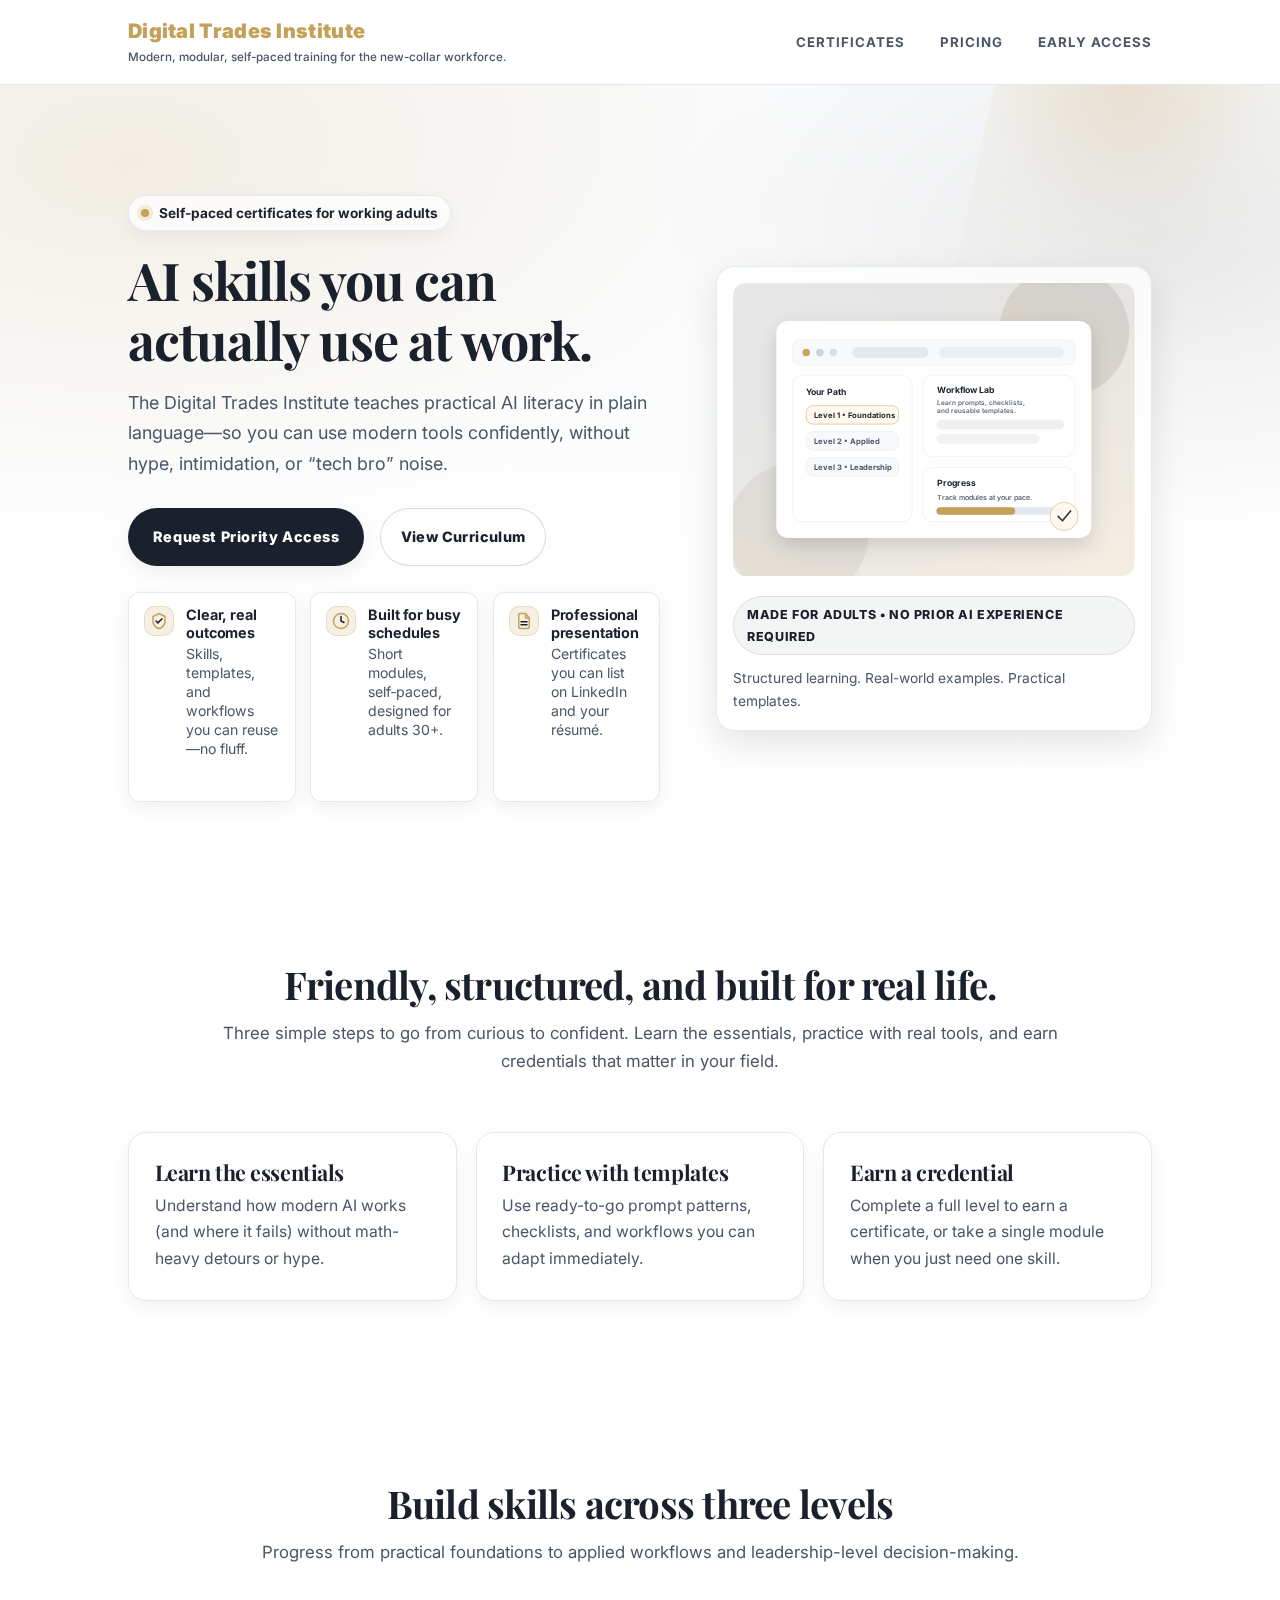
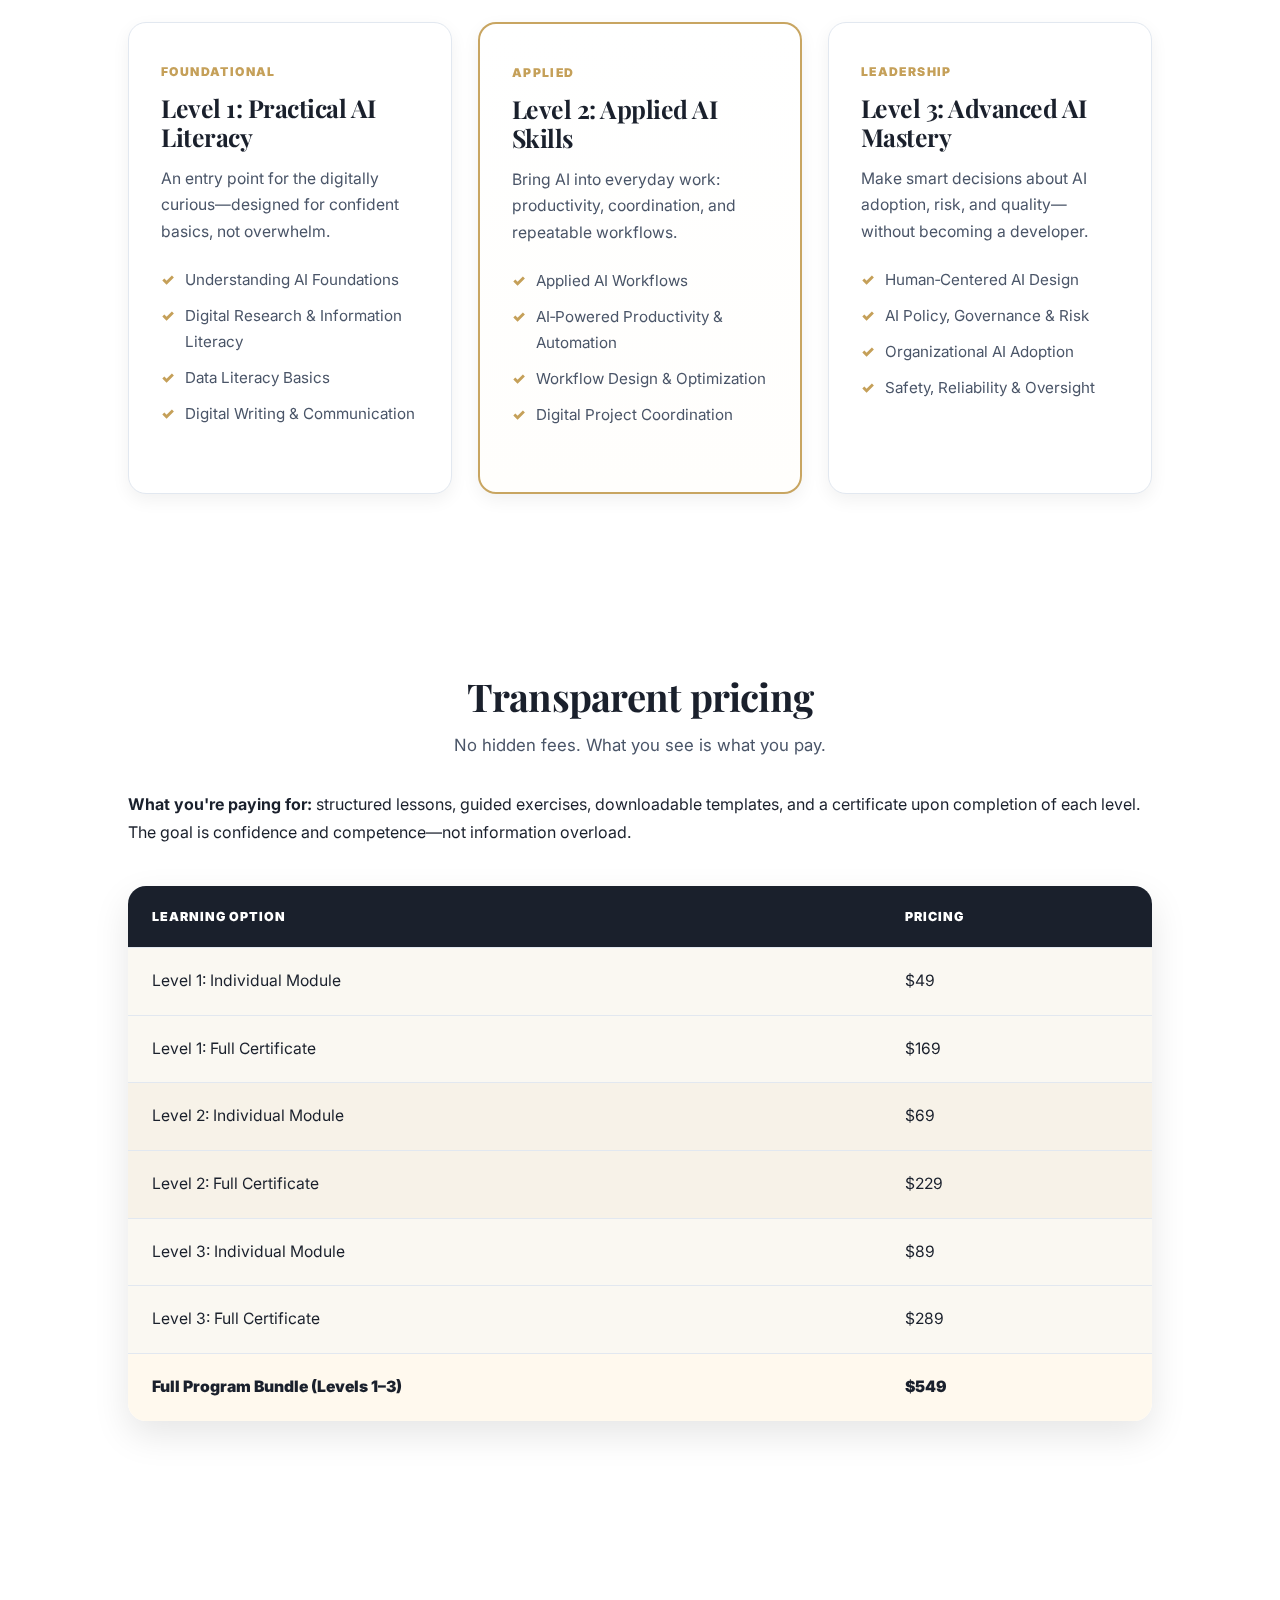
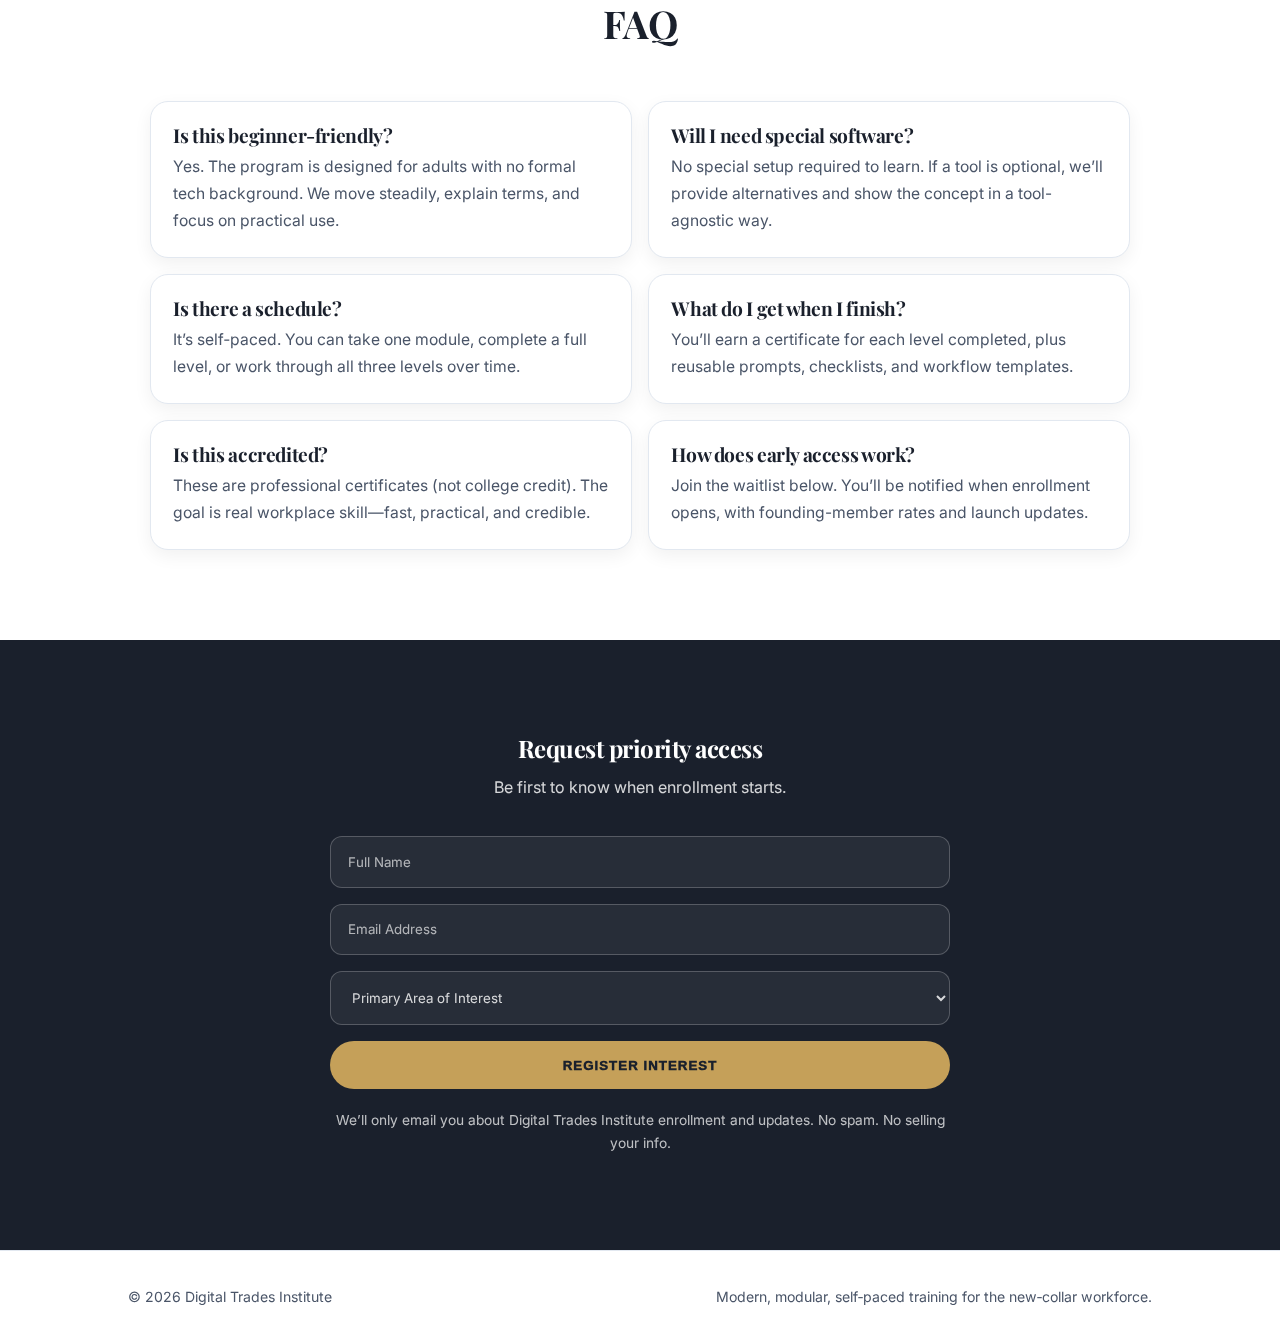
<file: index.html>
<!DOCTYPE html>
<html lang="en">
<head>
  <meta charset="UTF-8" />
  <meta name="viewport" content="width=device-width, initial-scale=1.0" />
  <title>Digital Trades Institute | Professional AI Literacy</title>

  <link rel="preconnect" href="https://fonts.googleapis.com">
  <link rel="preconnect" href="https://fonts.gstatic.com" crossorigin>
  <link href="https://fonts.googleapis.com/css2?family=Playfair+Display:wght@700&family=Inter:wght@400;500;600&display=swap" rel="stylesheet">

  <style>
    :root{
      --primary-navy:#1A202C;
      --accent-gold:#C5A059;
      --text-slate:#4A5568;
      --bg-off-white:#F8F9FA;
      --white:#FFFFFF;
      --border-light:#E2E8F0;

      --shadow-sm: 0 6px 18px rgba(0,0,0,0.06);
      --shadow-md: 0 14px 36px rgba(0,0,0,0.10);

      --radius-lg: 18px;
      --radius-md: 12px;
    }

    *{ box-sizing:border-box; margin:0; padding:0; }
    body{
      font-family:'Inter', sans-serif;
      color:var(--primary-navy);
      line-height:1.7;
      background:var(--white);
    }
    h1,h2,h3{
      font-family:'Playfair Display', serif;
      font-weight:700;
      line-height:1.15;
      letter-spacing:-0.02em;
    }
    p{ color:var(--text-slate); }

    /* Navigation */
    .nav-bar{
      padding: 1.2rem 10%;
      display:flex;
      justify-content:space-between;
      align-items:center;
      border-bottom:1px solid var(--border-light);
      background:rgba(255,255,255,0.85);
      backdrop-filter:saturate(180%) blur(10px);
      position:sticky;
      top:0;
      z-index:1000;
    }
    .nav-logo{
      display:flex;
      flex-direction:column;
      gap:0.4rem;
    }
    .nav-logo-name{
      color: var(--accent-gold);
      font-weight: 900;
      letter-spacing: 0.3px;
      font-size: 1.25rem;
      line-height: 1.2;
    }
    .nav-tagline{
      font-size: 0.73rem;
      color: var(--text-slate);
      font-weight: 500;
      line-height: 1.3;
      max-width: 320px;
      white-space: nowrap;
    }
    .nav-links{ display:flex; gap:2.2rem; align-items:center; }
    .nav-links a{
      text-decoration:none;
      color:var(--text-slate);
      font-size:0.83rem;
      font-weight:700;
      text-transform:uppercase;
      letter-spacing:1px;
      transition: color 0.2s ease;
      padding: 0.4rem 0;
      position:relative;
    }
    .nav-links a:hover{ color:var(--accent-gold); }
    .nav-links a::after{
      content:"";
      position:absolute;
      left:0; right:0; bottom:-6px;
      height:2px;
      background:transparent;
      transition: background 0.2s ease;
    }
    .nav-links a:hover::after{ background: rgba(197,160,89,0.5); }

    .nav-cta{
      display:none;
      background:var(--primary-navy);
      color:var(--white);
      text-decoration:none;
      padding:0.65rem 1rem;
      border-radius:999px;
      font-weight:700;
      font-size:0.82rem;
      letter-spacing:0.5px;
    }

    /* Hero */
    .hero{
      position:relative;
      overflow:hidden;
      padding: 110px 10% 70px;
      display:grid;
      grid-template-columns: 1.1fr 0.9fr;
      gap: 3.5rem;
      align-items:center;
      background:
        radial-gradient(1100px 600px at 10% 10%, rgba(197,160,89,0.14), transparent 60%),
        radial-gradient(900px 520px at 90% 20%, rgba(26,32,44,0.08), transparent 55%),
        linear-gradient(180deg, #FAFBFC, #FFFFFF);
    }
    .hero::before{
      content:"";
      position:absolute;
      inset:-120px -120px auto auto;
      width:420px; height:420px;
      background: radial-gradient(circle at 30% 30%, rgba(197,160,89,0.24), rgba(197,160,89,0.05), transparent 70%);
      filter: blur(0px);
      transform: rotate(12deg);
      pointer-events:none;
    }

    .hero-kicker{
      display:inline-flex;
      gap:0.6rem;
      align-items:center;
      padding: 0.35rem 0.75rem;
      border: 1px solid rgba(226,232,240,0.9);
      background: rgba(255,255,255,0.7);
      border-radius: 999px;
      box-shadow: var(--shadow-sm);
      margin-bottom: 1.2rem;
      color: var(--primary-navy);
      font-weight: 700;
      font-size: 0.85rem;
    }
    .hero-kicker span{
      display:inline-block;
      width:8px; height:8px;
      border-radius:50%;
      background: var(--accent-gold);
      box-shadow: 0 0 0 4px rgba(197,160,89,0.18);
    }

    .hero-content h1{
      font-size: 3.25rem;
      margin-bottom: 1.1rem;
      color: var(--primary-navy);
    }
    .hero-content p{
      font-size: 1.12rem;
      margin-bottom: 1.8rem;
      max-width: 36rem;
    }

    .hero-actions{
      display:flex;
      gap: 1rem;
      align-items:center;
      flex-wrap:wrap;
      margin-bottom: 1.6rem;
    }
    .btn-primary{
      display:inline-flex;
      align-items:center;
      justify-content:center;
      background: var(--primary-navy);
      color: var(--white);
      padding: 1.05rem 1.55rem;
      text-decoration:none;
      font-weight: 800;
      font-size: 0.9rem;
      letter-spacing: 0.6px;
      border-radius: 999px;
      transition: transform 0.2s ease, background 0.2s ease, box-shadow 0.2s ease;
      box-shadow: var(--shadow-sm);
    }
    .btn-primary:hover{
      background: var(--accent-gold);
      transform: translateY(-2px);
      box-shadow: var(--shadow-md);
    }
    .btn-secondary{
      display:inline-flex;
      align-items:center;
      justify-content:center;
      padding: 1.0rem 1.2rem;
      text-decoration:none;
      font-weight: 800;
      font-size: 0.9rem;
      letter-spacing: 0.4px;
      color: var(--primary-navy);
      border-radius: 999px;
      border: 1px solid rgba(26,32,44,0.16);
      background: rgba(255,255,255,0.6);
      transition: transform 0.2s ease, border 0.2s ease, background 0.2s ease;
    }
    .btn-secondary:hover{
      transform: translateY(-2px);
      border-color: rgba(197,160,89,0.55);
      background: rgba(255,255,255,0.92);
    }

    .trust-bar{
      display:grid;
      grid-template-columns: repeat(3, minmax(0, 1fr));
      gap: 0.9rem;
      max-width: 42rem;
    }
    .trust-item{
      display:flex;
      gap: 0.75rem;
      align-items:flex-start;
      background: rgba(255,255,255,0.85);
      border: 1px solid rgba(226,232,240,0.95);
      border-radius: var(--radius-md);
      padding: 0.85rem 0.95rem;
      box-shadow: var(--shadow-sm);
    }
    .trust-icon{
      width: 30px; height: 30px;
      border-radius: 10px;
      display:grid; place-items:center;
      background: rgba(197,160,89,0.16);
      border: 1px solid rgba(197,160,89,0.25);
      flex: 0 0 auto;
    }
    .trust-item h4{
      font-family:'Inter', sans-serif;
      font-size:0.9rem;
      line-height:1.2;
      margin-bottom:0.2rem;
      color: var(--primary-navy);
      letter-spacing: -0.01em;
    }
    .trust-item p{
      font-size:0.88rem;
      line-height:1.35;
      color: var(--text-slate);
    }

    .hero-visual{
      background: rgba(255,255,255,0.75);
      border: 1px solid rgba(226,232,240,0.95);
      border-radius: var(--radius-lg);
      box-shadow: var(--shadow-md);
      padding: 1rem;
      position:relative;
      overflow:hidden;
    }
    .hero-visual .caption{
      margin-top: 0.75rem;
      display:flex;
      justify-content:space-between;
      align-items:center;
      gap: 0.75rem;
      flex-wrap:wrap;
    }
    .badge{
      display:inline-flex;
      align-items:center;
      gap: 0.5rem;
      border-radius: 999px;
      padding: 0.45rem 0.8rem;
      font-weight: 800;
      font-size: 0.78rem;
      letter-spacing: 0.6px;
      text-transform: uppercase;
      background: rgba(26,32,44,0.05);
      border: 1px solid rgba(26,32,44,0.10);
      color: var(--primary-navy);
    }
    .caption small{ color: var(--text-slate); font-size: 0.86rem; }

    /* Section base */
    .section-padding{ padding: 90px 10%; }
    .section-header{
      text-align:center;
      margin-bottom: 3.5rem;
      max-width: 850px;
      margin-left:auto;
      margin-right:auto;
    }
    .section-header h2{ font-size: 2.4rem; margin-bottom: 0.8rem; }
    .section-header p{ font-size: 1.05rem; }

    #pricing .section-header{ margin-bottom: 2rem; }

    /* How it works */
    .how-grid{
      display:grid;
      grid-template-columns: repeat(3, minmax(0, 1fr));
      gap: 1.2rem;
      margin-top: 2.2rem;
    }
    .how-card{
      border: 1px solid var(--border-light);
      border-radius: var(--radius-lg);
      padding: 1.7rem 1.6rem;
      background: var(--white);
      box-shadow: var(--shadow-sm);
    }
    .how-card h3{
      font-size: 1.35rem;
      margin-bottom: 0.5rem;
    }
    .how-card p{ font-size: 0.98rem; }

    /* Certificate cards */
    .cert-grid{
      display:grid;
      grid-template-columns: repeat(3, minmax(0, 1fr));
      gap: 1.6rem;
    }
    .cert-card{
      border: 1px solid var(--border-light);
      border-radius: var(--radius-lg);
      padding: 2.4rem 2.0rem;
      background: var(--white);
      box-shadow: var(--shadow-sm);
      transition: transform 0.2s ease, border 0.2s ease, box-shadow 0.2s ease;
    }
    .cert-card:hover{
      transform: translateY(-3px);
      box-shadow: var(--shadow-md);
      border-color: rgba(197,160,89,0.35);
    }
    .cert-card.featured{
      border: 2px solid rgba(197,160,89,0.95);
      background: linear-gradient(180deg, #FFFFFF, #FFFEFC);
    }
    .cert-tag{
      font-size: 0.76rem;
      color: var(--accent-gold);
      text-transform: uppercase;
      font-weight: 900;
      letter-spacing: 1.4px;
      margin-bottom: 0.75rem;
      display:block;
    }
    .cert-card h3{
      font-size: 1.55rem;
      margin-bottom: 0.9rem;
    }
    .cert-card p{ font-size: 0.98rem; }
    .course-list{
      list-style:none;
      margin: 1.3rem 0 1.6rem;
      padding:0;
    }
    .course-list li{
      font-size: 0.95rem;
      margin-bottom: 0.65rem;
      color: var(--text-slate);
      padding-left: 1.5rem;
      position:relative;
    }
    .course-list li::before{
      content:"✓";
      position:absolute;
      left:0;
      color: var(--accent-gold);
      font-weight: 900;
    }
    .price{
      display:flex;
      align-items:baseline;
      gap: 0.5rem;
      margin-top: 0.4rem;
      color: var(--primary-navy);
    }
    .price strong{ font-size: 1.05rem; }
    .price span{ font-size: 0.9rem; color: var(--text-slate); }

    /* Tuition */
    .tuition-section{ background: var(--bg-off-white); }
    .tuition-wrap{
      max-width: 980px;
      margin: 0 auto;
      display:grid;
      grid-template-columns: 1fr;
      gap: 1.4rem;
    }
    .pricing-wrap{
      display:grid;
      grid-template-columns: 1fr;
      gap: 2.5rem;
    }
    .tuition-note{
      background: rgba(255,255,255,0.9);
      border: 1px solid rgba(226,232,240,0.95);
      border-radius: var(--radius-lg);
      padding: 1.25rem 1.3rem;
      box-shadow: var(--shadow-sm);
      color: var(--text-slate);
      font-size: 0.98rem;
      margin-bottom: 2.8rem;
    }
    .tuition-table{
      width:100%;
      border-collapse: collapse;
      background: var(--white);
      border-radius: var(--radius-lg);
      overflow:hidden;
      box-shadow: var(--shadow-md);
    }
    .tuition-table th, .tuition-table td{
      padding: 1.25rem 1.5rem;
      text-align:left;
      border-bottom: 1px solid var(--border-light);
      font-size: 0.98rem;
    }
    .tuition-table th{
      background: var(--primary-navy);
      color: var(--white);
      text-transform: uppercase;
      font-size: 0.78rem;
      letter-spacing: 1px;
      font-weight: 900;
    }
    .level1{ background: rgba(197,160,89,0.08); }
    .level2{ background: rgba(197,160,89,0.14); }
    .level3{ background: rgba(197,160,89,0.08); }

    .row-highlight{
      background: #FFF9EE;
      font-weight: 900;
    }
    .row-highlight td{ border-bottom: none; }

    /* FAQ */
    .faq-grid{
      max-width: 980px;
      margin: 0 auto;
      display:grid;
      grid-template-columns: 1fr 1fr;
      gap: 1rem;
    }
    .faq{
      border: 1px solid var(--border-light);
      border-radius: var(--radius-lg);
      background: var(--white);
      padding: 1.4rem 1.4rem;
      box-shadow: var(--shadow-sm);
    }
    .faq h3{
      font-size: 1.2rem;
      margin-bottom: 0.5rem;
    }
    .faq p{ font-size: 0.98rem; }

    /* Roadmap */
    .roadmap-list{ margin-top: 0.9rem; padding-left: 1.2rem; }
    .roadmap-list li{ margin: 0.35rem 0; color: var(--primary-navy); }

    .roadmap{
      text-align:center;
      border-top: 1px solid var(--border-light);
      padding: 70px 10%;
      background: linear-gradient(180deg, #FFFFFF, #FAFBFC);
    }

    /* Waitlist */
    .waitlist-section{
      background: var(--primary-navy);
      color: var(--white);
      padding: 95px 10%;
      text-align:center;
    }
    .waitlist-container{
      max-width: 620px;
      margin: 0 auto;
    }
    .waitlist-section h2{ margin-bottom: 0.7rem; color: var(--white); }
    .waitlist-section p{ color: rgba(255,255,255,0.82); }

    .form-group{ margin-bottom: 1.0rem; }
    .form-input{
      width:100%;
      padding: 1.05rem 1.05rem;
      background: rgba(255,255,255,0.06);
      border: 1px solid rgba(255,255,255,0.22);
      color: var(--white);
      font-family: inherit;
      border-radius: 12px;
      transition: border 0.2s ease, background 0.2s ease;
    }
    .form-input::placeholder{ color: rgba(255,255,255,0.65); }
    .form-input:focus{
      outline:none;
      border-color: rgba(197,160,89,0.95);
      background: rgba(255,255,255,0.09);
    }
    select.form-input{ color: rgba(255,255,255,0.82); }
    select.form-input option{ color: var(--primary-navy); }

    .btn-submit{
      width:100%;
      background: var(--accent-gold);
      color: var(--primary-navy);
      padding: 1.05rem;
      border:none;
      border-radius: 999px;
      font-weight: 950;
      text-transform: uppercase;
      letter-spacing: 1px;
      cursor:pointer;
      transition: transform 0.2s ease, opacity 0.2s ease;
    }
    .btn-submit:hover{ opacity: 0.95; transform: translateY(-2px); }

    .fineprint{
      margin-top: 1.2rem;
      font-size: 0.86rem;
      color: rgba(255,255,255,0.72);
    }

    footer{
      padding: 34px 10%;
      font-size: 0.88rem;
      color: var(--text-slate);
      border-top: 1px solid var(--border-light);
      display:flex;
      justify-content:space-between;
      gap: 1rem;
      flex-wrap:wrap;
    }

    /* Responsive */
    @media (max-width: 980px){
      .hero{ grid-template-columns: 1fr; padding-top: 92px; }
      .hero-visual{ max-width: 620px; margin: 0 auto; }
      .trust-bar{ grid-template-columns: 1fr; }
      .hero-content h1{ font-size: 2.75rem; }
      .how-grid{ grid-template-columns: 1fr; }
      .cert-grid{ grid-template-columns: 1fr; }
      .faq-grid{ grid-template-columns: 1fr; }
      .nav-cta{ display:inline-flex; }
    }

    @media (max-width: 520px){
      .nav-links{ display:none; }
      .hero-content h1{ font-size: 2.35rem; }
      .section-padding{ padding: 70px 7%; }
      .hero{ padding-left: 7%; padding-right: 7%; }
      .nav-bar{ padding-left: 7%; padding-right: 7%; }
      footer{ padding-left: 7%; padding-right: 7%; }
    }
  </style>
</head>

<body>
  <nav class="nav-bar">
    <div class="nav-logo"><span class="nav-logo-name">Digital Trades Institute</span><div class="nav-tagline">Modern, modular, self-paced training for the new-collar workforce.</div></div>
    <div class="nav-links">
      <a href="#curriculum">Certificates</a>
      <a href="#pricing">Pricing</a>
      <a href="#access">Early Access</a>
    </div>
    <a class="nav-cta" href="#access">Join Waitlist</a>
  </nav>

  <header class="hero">
    <div class="hero-content">
      <div class="hero-kicker"><span aria-hidden="true"></span> Self‑paced certificates for working adults</div>
      <h1>AI skills you can actually use at work.</h1>
      <p>
        The Digital Trades Institute teaches practical AI literacy in plain language—so you can use modern tools
        confidently, without hype, intimidation, or “tech bro” noise.
      </p>

      <div class="hero-actions">
        <a href="#access" class="btn-primary">Request Priority Access</a>
        <a href="#curriculum" class="btn-secondary">View Curriculum</a>
      </div>

      <div class="trust-bar" aria-label="Trust and reassurance">
        <div class="trust-item">
          <div class="trust-icon" aria-hidden="true">
            <!-- Shield -->
            <svg width="18" height="18" viewBox="0 0 24 24" fill="none">
              <path d="M12 2l8 4v6c0 5-3.5 9.4-8 10-4.5-.6-8-5-8-10V6l8-4z" stroke="#C5A059" stroke-width="2" />
              <path d="M8 12l2.5 2.5L16 9" stroke="#1A202C" stroke-width="2" stroke-linecap="round" stroke-linejoin="round"/>
            </svg>
          </div>
          <div>
            <h4>Clear, real outcomes</h4>
            <p>Skills, templates, and workflows you can reuse—no fluff.</p>
          </div>
        </div>

        <div class="trust-item">
          <div class="trust-icon" aria-hidden="true">
            <!-- Clock -->
            <svg width="18" height="18" viewBox="0 0 24 24" fill="none">
              <path d="M12 22a10 10 0 1 0-10-10 10 10 0 0 0 10 10z" stroke="#C5A059" stroke-width="2"/>
              <path d="M12 6v6l4 2" stroke="#1A202C" stroke-width="2" stroke-linecap="round" stroke-linejoin="round"/>
            </svg>
          </div>
          <div>
            <h4>Built for busy schedules</h4>
            <p>Short modules, self‑paced, designed for adults 30+.</p>
          </div>
        </div>

        <div class="trust-item">
          <div class="trust-icon" aria-hidden="true">
            <!-- Document -->
            <svg width="18" height="18" viewBox="0 0 24 24" fill="none">
              <path d="M14 2H7a2 2 0 0 0-2 2v16a2 2 0 0 0 2 2h10a2 2 0 0 0 2-2V8z" stroke="#C5A059" stroke-width="2"/>
              <path d="M14 2v6h6" stroke="#C5A059" stroke-width="2"/>
              <path d="M8 13h8M8 17h8" stroke="#1A202C" stroke-width="2" stroke-linecap="round"/>
            </svg>
          </div>
          <div>
            <h4>Professional presentation</h4>
            <p>Certificates you can list on LinkedIn and your résumé.</p>
          </div>
        </div>
      </div>
    </div>

    <div class="hero-visual" aria-label="Hero illustration">
      <!-- Inline SVG hero image: sophisticated, friendly, “learning dashboard” vibe -->
      <svg viewBox="0 0 740 540" width="100%" height="auto" role="img" aria-label="Illustration of a learning dashboard with AI workflows">
        <defs>
          <linearGradient id="g1" x1="0" y1="0" x2="1" y2="1">
            <stop offset="0" stop-color="#1A202C" stop-opacity="0.10"/>
            <stop offset="1" stop-color="#C5A059" stop-opacity="0.18"/>
          </linearGradient>
          <linearGradient id="g2" x1="0" y1="1" x2="1" y2="0">
            <stop offset="0" stop-color="#C5A059" stop-opacity="0.22"/>
            <stop offset="1" stop-color="#1A202C" stop-opacity="0.10"/>
          </linearGradient>
          <filter id="shadow" x="-20%" y="-20%" width="140%" height="140%">
            <feDropShadow dx="0" dy="14" stdDeviation="18" flood-color="#000000" flood-opacity="0.14" />
          </filter>
        </defs>

        <!-- background -->
        <rect x="0" y="0" width="740" height="540" rx="24" fill="url(#g1)"/>
        <circle cx="610" cy="90" r="120" fill="url(#g2)" opacity="0.9"/>
        <circle cx="120" cy="460" r="130" fill="url(#g2)" opacity="0.55"/>

        <!-- main card -->
        <g filter="url(#shadow)">
          <rect x="80" y="70" width="580" height="400" rx="22" fill="#FFFFFF" opacity="0.98"/>
        </g>

        <!-- header bar -->
        <rect x="110" y="105" width="520" height="46" rx="14" fill="#F8F9FA" stroke="#E2E8F0"/>
        <circle cx="135" cy="128" r="7" fill="#C5A059" opacity="0.95"/>
        <circle cx="160" cy="128" r="7" fill="#1A202C" opacity="0.18"/>
        <circle cx="185" cy="128" r="7" fill="#1A202C" opacity="0.12"/>
        <rect x="220" y="118" width="140" height="20" rx="10" fill="#1A202C" opacity="0.08"/>
        <rect x="380" y="118" width="230" height="20" rx="10" fill="#1A202C" opacity="0.05"/>

        <!-- left panel -->
        <rect x="110" y="170" width="220" height="270" rx="18" fill="#FFFFFF" stroke="#E2E8F0"/>
        <text x="135" y="206" font-family="Inter, sans-serif" font-size="16" font-weight="700" fill="#1A202C">Your Path</text>

        <!-- module pills -->
        <g>
          <rect x="135" y="226" width="170" height="34" rx="12" fill="#FFF9EE" stroke="#C5A059" opacity="0.95"/>
          <text x="150" y="249" font-family="Inter, sans-serif" font-size="14" font-weight="700" fill="#1A202C">Level 1 • Foundations</text>

          <rect x="135" y="274" width="170" height="34" rx="12" fill="#F8F9FA" stroke="#E2E8F0"/>
          <text x="150" y="297" font-family="Inter, sans-serif" font-size="14" font-weight="700" fill="#4A5568">Level 2 • Applied</text>

          <rect x="135" y="322" width="170" height="34" rx="12" fill="#F8F9FA" stroke="#E2E8F0"/>
          <text x="150" y="345" font-family="Inter, sans-serif" font-size="14" font-weight="700" fill="#4A5568">Level 3 • Leadership</text>
        </g>

        <!-- right panel -->
        <rect x="350" y="170" width="280" height="150" rx="18" fill="#FFFFFF" stroke="#E2E8F0"/>
        <text x="375" y="202" font-family="Inter, sans-serif" font-size="16" font-weight="700" fill="#1A202C">Workflow Lab</text>


        <!-- Wrapped subtitle so it stays inside the card -->
        <text x="375" y="224" font-family="Inter, sans-serif" font-size="12" font-weight="500" fill="#4A5568">
          <tspan x="375" dy="0">Learn prompts, checklists,</tspan>
          <tspan x="375" dy="16">and reusable templates.</tspan>
        </text>

        <!-- Buttons repositioned/sized so nothing spills outside the card -->
        <rect x="375" y="252" width="235" height="18" rx="9" fill="#1A202C" opacity="0.07"/>
        <rect x="375" y="278" width="190" height="18" rx="9" fill="#1A202C" opacity="0.06"/>

        <!-- bottom wide panel -->
        <rect x="350" y="340" width="280" height="100" rx="18" fill="#FFFFFF" stroke="#E2E8F0"/>
        <text x="375" y="374" font-family="Inter, sans-serif" font-size="16" font-weight="700" fill="#1A202C">Progress</text>
        <text x="375" y="399" font-family="Inter, sans-serif" font-size="13" font-weight="500" fill="#4A5568">Track modules at your pace.</text>
        <rect x="375" y="413" width="235" height="14" rx="7" fill="#E2E8F0"/>
        <rect x="375" y="413" width="145" height="14" rx="7" fill="#C5A059"/>

        <!-- subtle corner checkmark -->
        <g opacity="0.9">
          <circle cx="610" cy="430" r="26" fill="#FFF9EE" stroke="#C5A059"/>
          <path d="M599 430l8 8 15-18" fill="none" stroke="#1A202C" stroke-width="3" stroke-linecap="round" stroke-linejoin="round"/>
        </g>
      </svg>

      <div class="caption">
        <div class="badge">Made for adults • no prior AI experience required</div>
        <small>Structured learning. Real-world examples. Practical templates.</small>
      </div>
    </div>
  </header>

  <section class="section-padding" id="how">
    <div class="section-header">
      <h2>Friendly, structured, and built for real life.</h2>
      <p>
        Three simple steps to go from curious to confident. Learn the essentials, practice with real tools, and earn credentials that matter in your field.
      </p>
    </div>

    <div class="how-grid">
      <div class="how-card">
        <h3>Learn the essentials</h3>
        <p>Understand how modern AI works (and where it fails) without math-heavy detours or hype.</p>
      </div>
      <div class="how-card">
        <h3>Practice with templates</h3>
        <p>Use ready-to-go prompt patterns, checklists, and workflows you can adapt immediately.</p>
      </div>
      <div class="how-card">
        <h3>Earn a credential</h3>
        <p>Complete a full level to earn a certificate, or take a single module when you just need one skill.</p>
      </div>
    </div>
  </section>

  <section id="curriculum" class="section-padding">
    <div class="section-header">
      <h2>Build skills across three levels</h2>
      <p>Progress from practical foundations to applied workflows and leadership-level decision-making.</p>
    </div>

    <div class="cert-grid">
      <div class="cert-card">
        <span class="cert-tag">Foundational</span>
        <h3>Level 1: Practical AI Literacy</h3>
        <p>An entry point for the digitally curious—designed for confident basics, not overwhelm.</p>
        <ul class="course-list">
          <li>Understanding AI Foundations</li>
          <li>Digital Research & Information Literacy</li>
          <li>Data Literacy Basics</li>
          <li>Digital Writing & Communication</li>
        </ul>
      </div>

      <div class="cert-card featured">
        <span class="cert-tag">Applied</span>
        <h3>Level 2: Applied AI Skills</h3>
        <p>Bring AI into everyday work: productivity, coordination, and repeatable workflows.</p>
        <ul class="course-list">
          <li>Applied AI Workflows</li>
          <li>AI‑Powered Productivity & Automation</li>
          <li>Workflow Design & Optimization</li>
          <li>Digital Project Coordination</li>
        </ul>
      </div>

      <div class="cert-card">
        <span class="cert-tag">Leadership</span>
        <h3>Level 3: Advanced AI Mastery</h3>
        <p>Make smart decisions about AI adoption, risk, and quality—without becoming a developer.</p>
        <ul class="course-list">
          <li>Human‑Centered AI Design</li>
          <li>AI Policy, Governance & Risk</li>
          <li>Organizational AI Adoption</li>
          <li>Safety, Reliability & Oversight</li>
        </ul>
      </div>
    </div>
  </section>

  <section id="pricing" class="section-padding pricing-section">
    <div class="section-header">
      <h2>Transparent pricing</h2>
      <p>No hidden fees. What you see is what you pay.</p>
    </div>

    <div class="pricing-wrap">
      <div class="pricing-note">
        <strong>What you're paying for:</strong> structured lessons, guided exercises, downloadable templates, and a certificate upon completion of each level. The goal is confidence and competence—not information overload.
      </div>

      <table class="tuition-table" aria-label="Pricing table">
        <thead>
          <tr>
            <th>Learning Option</th>
            <th>Pricing</th>
          </tr>
        </thead>
        <tbody>
          <tr class="level1"><td>Level 1: Individual Module</td><td>$49</td></tr>
          <tr class="level1"><td>Level 1: Full Certificate</td><td>$169</td></tr>

          <tr class="level2"><td>Level 2: Individual Module</td><td>$69</td></tr>
          <tr class="level2"><td>Level 2: Full Certificate</td><td>$229</td></tr>

          <tr class="level3"><td>Level 3: Individual Module</td><td>$89</td></tr>
          <tr class="level3"><td>Level 3: Full Certificate</td><td>$289</td></tr>

          <tr class="row-highlight"><td>Full Program Bundle (Levels 1–3)</td><td>$549</td></tr>
        </tbody>
      </table>
    </div>
  </section>

  <section class="section-padding" id="faq">
    <div class="section-header">
      <h2>FAQ</h2>
    </div>

    <div class="faq-grid">
      <div class="faq">
        <h3>Is this beginner-friendly?</h3>
        <p>Yes. The program is designed for adults with no formal tech background. We move steadily, explain terms, and focus on practical use.</p>
      </div>
      <div class="faq">
        <h3>Will I need special software?</h3>
        <p>No special setup required to learn. If a tool is optional, we’ll provide alternatives and show the concept in a tool-agnostic way.</p>
      </div>
      <div class="faq">
        <h3>Is there a schedule?</h3>
        <p>It’s self‑paced. You can take one module, complete a full level, or work through all three levels over time.</p>
      </div>
      <div class="faq">
        <h3>What do I get when I finish?</h3>
        <p>You’ll earn a certificate for each level completed, plus reusable prompts, checklists, and workflow templates.</p>
      </div>
      <div class="faq">
        <h3>Is this accredited?</h3>
        <p>These are professional certificates (not college credit). The goal is real workplace skill—fast, practical, and credible.</p>
      </div>
      <div class="faq">
        <h3>How does early access work?</h3>
        <p>Join the waitlist below. You’ll be notified when enrollment opens, with founding-member rates and launch updates.</p>
      </div>
    </div>
  </section>

  <section id="access" class="waitlist-section">
    <div class="waitlist-container">
      <h2>Request priority access</h2>
      <p>Be first to know when enrollment starts.</p>

      <form action="https://formspree.io/f/xvzqqbad" method="POST" style="margin-top: 2.2rem;">
        <div class="form-group">
          <input type="text" name="name" placeholder="Full Name" class="form-input" required>
        </div>
        <div class="form-group">
          <input type="email" name="email" placeholder="Email Address" class="form-input" required>
        </div>
        <div class="form-group">
          <select name="interest" class="form-input" required>
            <option value="">Primary Area of Interest</option>
            <option value="l1">Level 1: AI Fundamentals</option>
            <option value="l2">Level 2: Applied AI</option>
            <option value="l3">Level 3: AI Leadership</option>
            <option value="full">Complete Program (All Levels)</option>
          </select>
        </div>
        <button type="submit" class="btn-submit">Register Interest</button>
      </form>

      <div class="fineprint">
        We’ll only email you about Digital Trades Institute enrollment and updates. No spam. No selling your info.
      </div>
    </div>
  </section>

  <footer>
    <p>&copy; 2026 Digital Trades Institute</p>
    <p>Modern, modular, self‑paced training for the new‑collar workforce.</p>
  </footer>
</body>
</html>
</file>
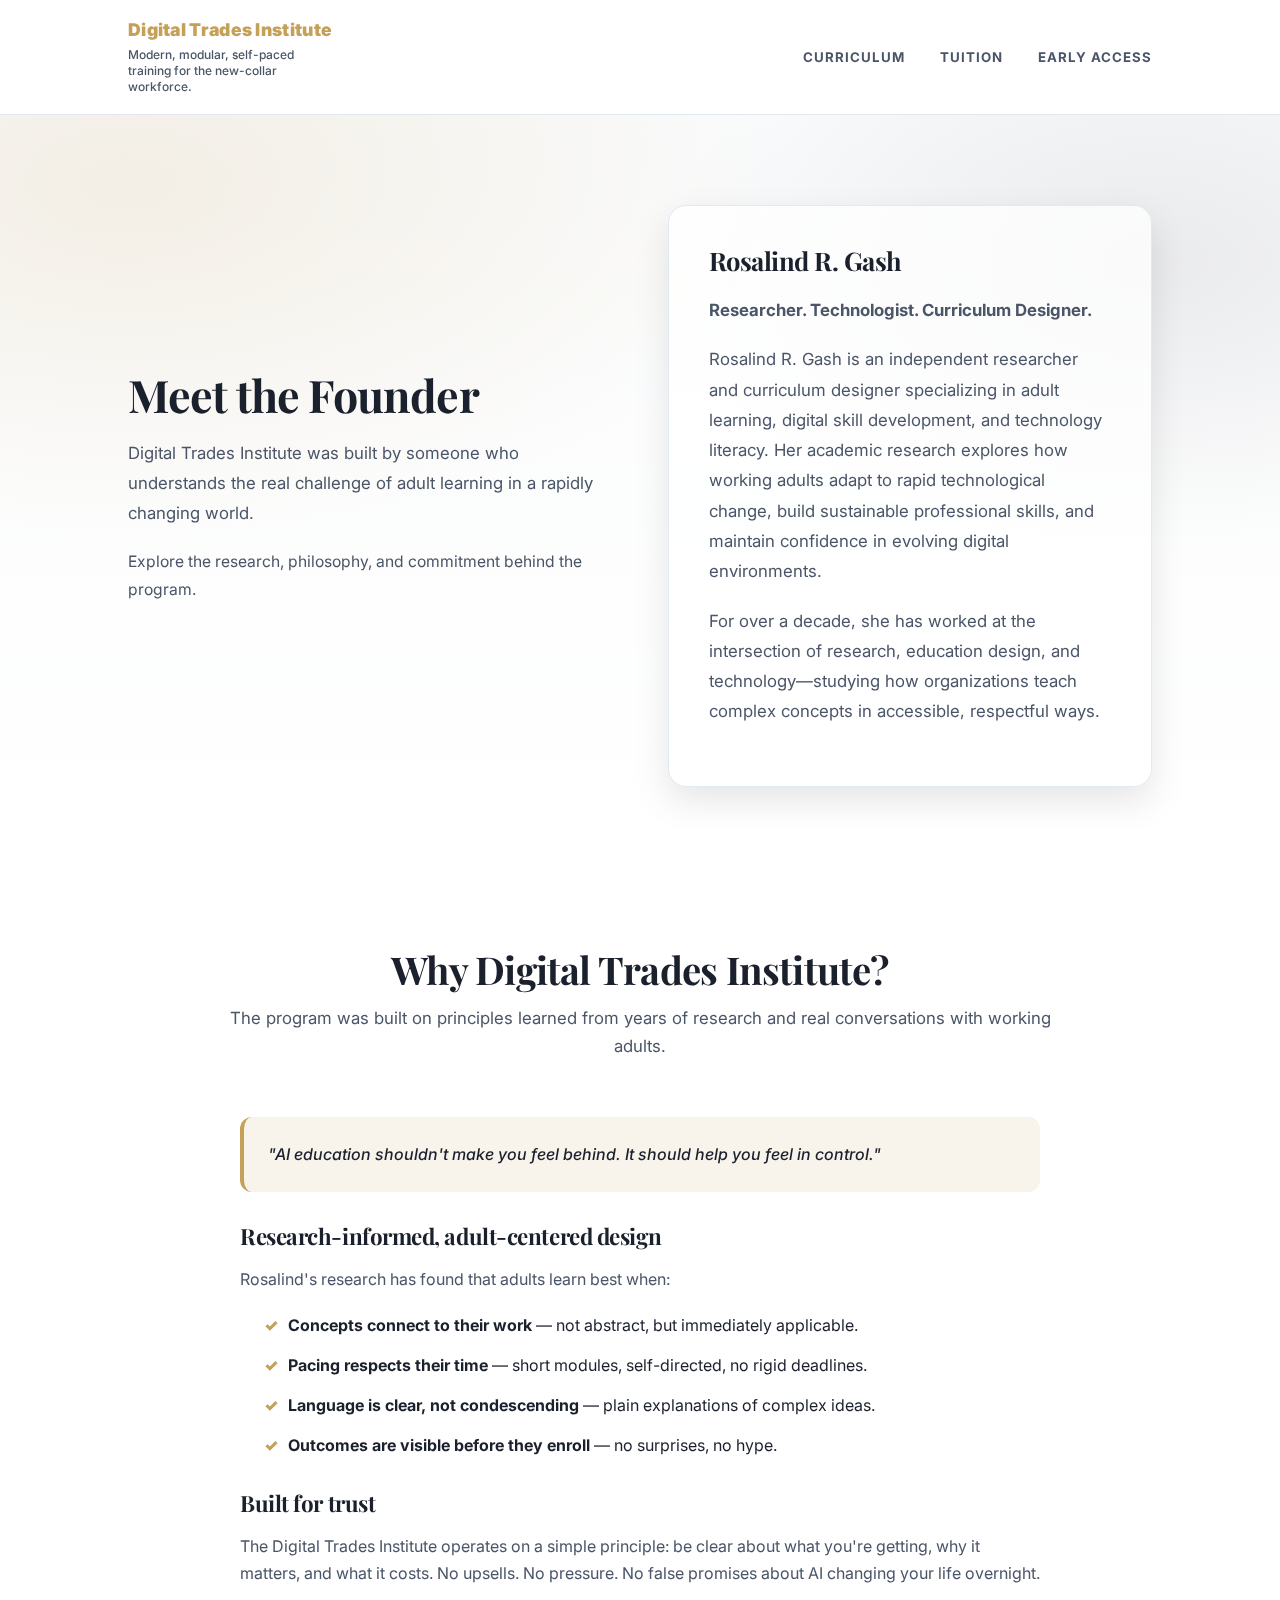
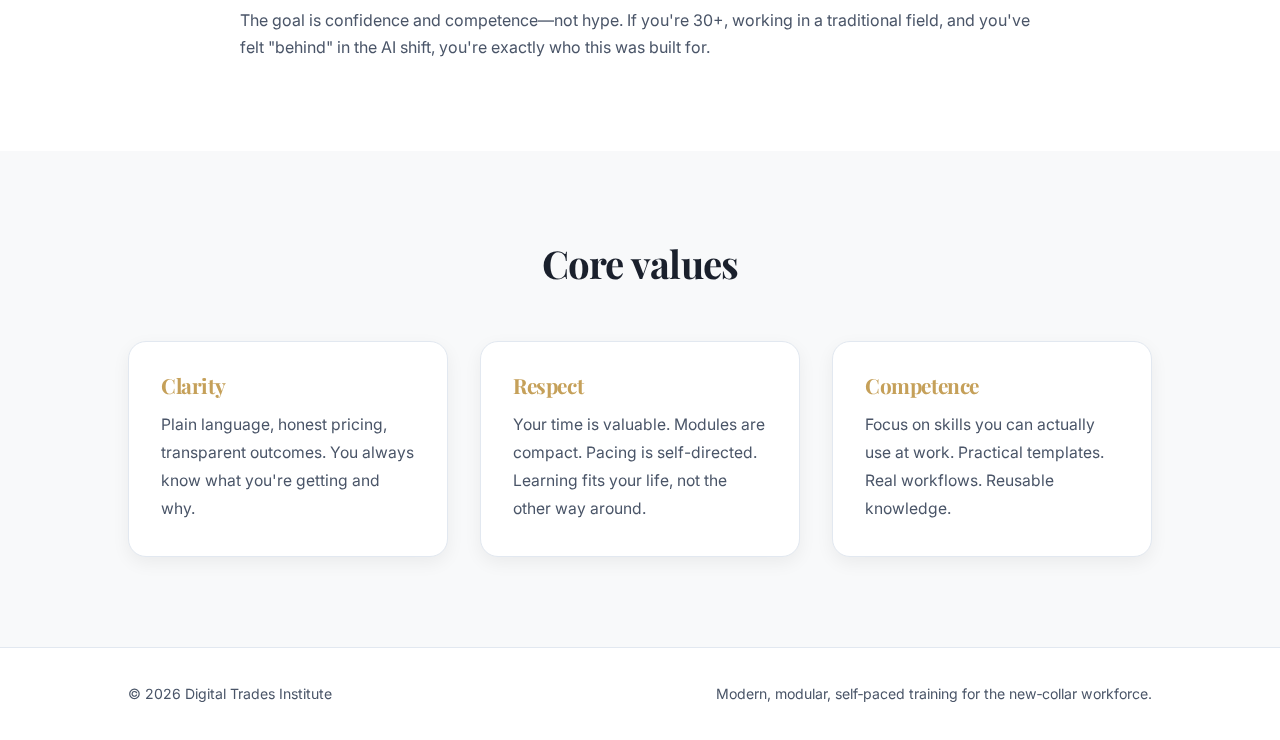
<file: founder.html>
<!DOCTYPE html>
<html lang="en">
<head>
  <meta charset="UTF-8" />
  <meta name="viewport" content="width=device-width, initial-scale=1.0" />
  <title>Founder – Rosalind R. Gash | Digital Trades Institute</title>

  <link rel="preconnect" href="https://fonts.googleapis.com">
  <link rel="preconnect" href="https://fonts.gstatic.com" crossorigin>
  <link href="https://fonts.googleapis.com/css2?family=Playfair+Display:wght@700&family=Inter:wght@400;500;600&display=swap" rel="stylesheet">

  <style>
    :root{
      --primary-navy:#1A202C;
      --accent-gold:#C5A059;
      --text-slate:#4A5568;
      --bg-off-white:#F8F9FA;
      --white:#FFFFFF;
      --border-light:#E2E8F0;

      --shadow-sm: 0 6px 18px rgba(0,0,0,0.06);
      --shadow-md: 0 14px 36px rgba(0,0,0,0.10);

      --radius-lg: 18px;
      --radius-md: 12px;
    }

    *{ box-sizing:border-box; margin:0; padding:0; }
    body{
      font-family:'Inter', sans-serif;
      color:var(--primary-navy);
      line-height:1.7;
      background:var(--white);
    }
    h1,h2,h3{
      font-family:'Playfair Display', serif;
      font-weight:700;
      line-height:1.15;
      letter-spacing:-0.02em;
    }
    p{ color:var(--text-slate); }

    /* Navigation */
    .nav-bar{
      padding: 1.2rem 10%;
      display:flex;
      justify-content:space-between;
      align-items:center;
      border-bottom:1px solid var(--border-light);
      background:rgba(255,255,255,0.85);
      backdrop-filter:saturate(180%) blur(10px);
      position:sticky;
      top:0;
      z-index:1000;
    }
    .nav-logo{
      display:flex;
      flex-direction:column;
      gap:0.4rem;
    }
    .nav-logo-name{
      color: var(--accent-gold);
      font-weight: 900;
      letter-spacing: 0.3px;
      font-size: 1.1rem;
      line-height: 1.2;
    }
    .nav-tagline{
      font-size: 0.75rem;
      color: var(--text-slate);
      font-weight: 500;
      line-height: 1.35;
      max-width: 200px;
    }
    .nav-links{ display:flex; gap:2.2rem; align-items:center; }
    .nav-links a{
      text-decoration:none;
      color:var(--text-slate);
      font-size:0.83rem;
      font-weight:700;
      text-transform:uppercase;
      letter-spacing:1px;
      transition: color 0.2s ease;
      padding: 0.4rem 0;
      position:relative;
    }
    .nav-links a:hover{ color:var(--accent-gold); }
    .nav-links a::after{
      content:"";
      position:absolute;
      left:0; right:0; bottom:-6px;
      height:2px;
      background:transparent;
      transition: background 0.2s ease;
    }
    .nav-links a:hover::after{ background: rgba(197,160,89,0.5); }

    .nav-cta{
      display:none;
      background:var(--primary-navy);
      color:var(--white);
      text-decoration:none;
      padding:0.65rem 1rem;
      border-radius:999px;
      font-weight:700;
      font-size:0.82rem;
      letter-spacing:0.5px;
    }

    /* Hero */
    .hero{
      position:relative;
      overflow:hidden;
      padding: 90px 10% 70px;
      display:grid;
      grid-template-columns: 1fr 1fr;
      gap: 3.5rem;
      align-items:center;
      background:
        radial-gradient(1100px 600px at 10% 10%, rgba(197,160,89,0.14), transparent 60%),
        radial-gradient(900px 520px at 90% 20%, rgba(26,32,44,0.08), transparent 55%),
        linear-gradient(180deg, #FAFBFC, #FFFFFF);
    }

    .hero-content h1{
      font-size: 2.8rem;
      margin-bottom: 1.1rem;
      color: var(--primary-navy);
    }
    .hero-content p{
      font-size: 1.05rem;
      margin-bottom: 1.2rem;
      line-height: 1.8;
    }

    .bio-section{
      background: rgba(255,255,255,0.75);
      border: 1px solid rgba(226,232,240,0.95);
      border-radius: var(--radius-lg);
      box-shadow: var(--shadow-md);
      padding: 2.5rem;
      position:relative;
      overflow:hidden;
    }

    .bio-section h2{
      font-size: 1.6rem;
      margin-bottom: 1.2rem;
      color: var(--primary-navy);
    }
    .bio-section p{
      margin-bottom: 1.2rem;
      font-size: 1.05rem;
      line-height: 1.8;
    }

    .accent-block{
      background: rgba(197,160,89,0.12);
      border-left: 4px solid var(--accent-gold);
      padding: 1.5rem;
      margin: 1.8rem 0;
      border-radius: var(--radius-md);
    }
    .accent-block p{
      margin: 0;
      font-style: italic;
      color: var(--primary-navy);
      font-weight: 500;
    }

    /* Section base */
    .section-padding{ padding: 90px 10%; }
    .section-header{
      text-align:center;
      margin-bottom: 3.5rem;
      max-width: 850px;
      margin-left:auto;
      margin-right:auto;
    }
    .section-header h2{ font-size: 2.4rem; margin-bottom: 0.8rem; }
    .section-header p{ font-size: 1.05rem; }

    .values-grid{
      display:grid;
      grid-template-columns: repeat(3, minmax(0, 1fr));
      gap: 2rem;
      margin-top: 3rem;
    }
    .value-card{
      border: 1px solid var(--border-light);
      border-radius: var(--radius-lg);
      padding: 2rem;
      background: var(--white);
      box-shadow: var(--shadow-sm);
    }
    .value-card h3{
      font-size: 1.3rem;
      margin-bottom: 0.8rem;
      color: var(--accent-gold);
    }
    .value-card p{ font-size: 0.98rem; line-height: 1.8; }

    footer{
      padding: 34px 10%;
      font-size: 0.88rem;
      color: var(--text-slate);
      border-top: 1px solid var(--border-light);
      display:flex;
      justify-content:space-between;
      gap: 1rem;
      flex-wrap:wrap;
    }

    /* Responsive */
    @media (max-width: 980px){
      .hero{ grid-template-columns: 1fr; }
      .hero-content h1{ font-size: 2.2rem; }
      .values-grid{ grid-template-columns: 1fr; }
    }

    @media (max-width: 520px){
      .nav-links{ display:none; }
      .hero-content h1{ font-size: 1.8rem; }
      .section-padding{ padding: 70px 7%; }
      .hero{ padding-left: 7%; padding-right: 7%; }
      .nav-bar{ padding-left: 7%; padding-right: 7%; }
      footer{ padding-left: 7%; padding-right: 7%; }
    }
  </style>
</head>

<body>
  <nav class="nav-bar">
    <a href="index_fixed_v5.html" style="text-decoration:none; color:inherit;">
      <div class="nav-logo"><span class="nav-logo-name">Digital Trades Institute</span><div class="nav-tagline">Modern, modular, self-paced training for the new-collar workforce.</div></div>
    </a>
    <div class="nav-links">
      <a href="index_fixed_v5.html#curriculum">Curriculum</a>
      <a href="index_fixed_v5.html#pricing">Tuition</a>
      <a href="index_fixed_v5.html#access">Early Access</a>
    </div>
    <a class="nav-cta" href="index_fixed_v5.html#access">Join Waitlist</a>
  </nav>

  <header class="hero">
    <div class="hero-content">
      <h1>Meet the Founder</h1>
      <p>
        Digital Trades Institute was built by someone who understands the real challenge of adult learning in a rapidly changing world.
      </p>
      <p style="font-size: 0.98rem; color: var(--text-slate);">
        Explore the research, philosophy, and commitment behind the program.
      </p>
    </div>

    <div class="bio-section">
      <h2>Rosalind R. Gash</h2>
      <p>
        <strong>Researcher. Technologist. Curriculum Designer.</strong>
      </p>
      <p>
        Rosalind R. Gash is an independent researcher and curriculum designer specializing in adult learning, digital skill development, and technology literacy. Her academic research explores how working adults adapt to rapid technological change, build sustainable professional skills, and maintain confidence in evolving digital environments.
      </p>
      <p>
        For over a decade, she has worked at the intersection of research, education design, and technology—studying how organizations teach complex concepts in accessible, respectful ways.
      </p>
    </div>
  </header>

  <section class="section-padding">
    <div class="section-header">
      <h2>Why Digital Trades Institute?</h2>
      <p>The program was built on principles learned from years of research and real conversations with working adults.</p>
    </div>

    <div style="max-width: 800px; margin: 0 auto;">
      <div class="accent-block">
        <p>"AI education shouldn't make you feel behind. It should help you feel in control."</p>
      </div>

      <h3 style="font-size: 1.4rem; margin-bottom: 1rem; margin-top: 2rem;">Research-informed, adult-centered design</h3>
      <p>
        Rosalind's research has found that adults learn best when:
      </p>
      <ul style="margin: 1.2rem 0 1.2rem 1.5rem; list-style: none; padding: 0;">
        <li style="margin-bottom: 0.8rem; padding-left: 1.5rem; position: relative;">
          <span style="position: absolute; left: 0; color: var(--accent-gold); font-weight: 900;">✓</span>
          <strong>Concepts connect to their work</strong> — not abstract, but immediately applicable.
        </li>
        <li style="margin-bottom: 0.8rem; padding-left: 1.5rem; position: relative;">
          <span style="position: absolute; left: 0; color: var(--accent-gold); font-weight: 900;">✓</span>
          <strong>Pacing respects their time</strong> — short modules, self-directed, no rigid deadlines.
        </li>
        <li style="margin-bottom: 0.8rem; padding-left: 1.5rem; position: relative;">
          <span style="position: absolute; left: 0; color: var(--accent-gold); font-weight: 900;">✓</span>
          <strong>Language is clear, not condescending</strong> — plain explanations of complex ideas.
        </li>
        <li style="margin-bottom: 0.8rem; padding-left: 1.5rem; position: relative;">
          <span style="position: absolute; left: 0; color: var(--accent-gold); font-weight: 900;">✓</span>
          <strong>Outcomes are visible before they enroll</strong> — no surprises, no hype.
        </li>
      </ul>

      <h3 style="font-size: 1.4rem; margin-bottom: 1rem; margin-top: 2rem;">Built for trust</h3>
      <p>
        The Digital Trades Institute operates on a simple principle: be clear about what you're getting, why it matters, and what it costs. No upsells. No pressure. No false promises about AI changing your life overnight.
      </p>
      <p style="margin-top: 1.2rem;">
        The goal is confidence and competence—not hype. If you're 30+, working in a traditional field, and you've felt "behind" in the AI shift, you're exactly who this was built for.
      </p>
    </div>
  </section>

  <section class="section-padding" style="background: var(--bg-off-white);">
    <div class="section-header">
      <h2>Core values</h2>
    </div>

    <div class="values-grid">
      <div class="value-card">
        <h3>Clarity</h3>
        <p>Plain language, honest pricing, transparent outcomes. You always know what you're getting and why.</p>
      </div>
      <div class="value-card">
        <h3>Respect</h3>
        <p>Your time is valuable. Modules are compact. Pacing is self-directed. Learning fits your life, not the other way around.</p>
      </div>
      <div class="value-card">
        <h3>Competence</h3>
        <p>Focus on skills you can actually use at work. Practical templates. Real workflows. Reusable knowledge.</p>
      </div>
    </div>
  </section>

  <footer>
    <p>&copy; 2026 Digital Trades Institute</p>
    <p>Modern, modular, self‑paced training for the new‑collar workforce.</p>
  </footer>
</body>
</html>
</file>
